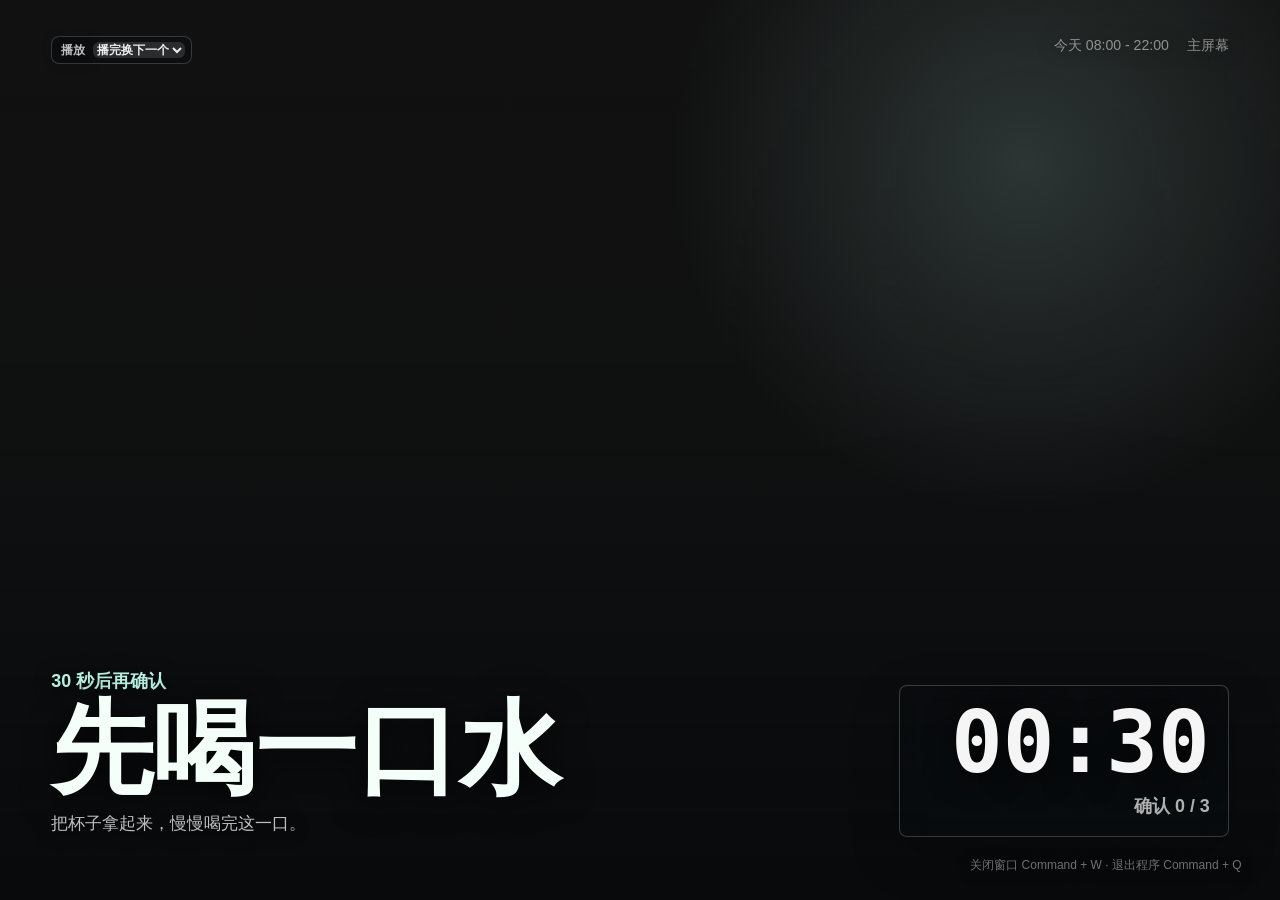
<file: Sources/DrinkingProject/WebResources/ReminderWeb/index.html>
<!doctype html>
<html lang="zh-CN">
<head>
  <meta charset="utf-8">
  <meta name="viewport" content="width=device-width, initial-scale=1">
  <title>Drinking Project Reminder</title>
  <link rel="stylesheet" href="./styles.css">
</head>
<body>
  <main class="reminder-shell" aria-live="polite">
    <div class="video-warning" id="videoWarning" hidden>未找到可播放视频，请检查 视频/视频素材/</div>

    <div class="topline">
      <div class="playback-control" id="playbackControl">
        <label for="playbackModeSelect">播放</label>
        <select id="playbackModeSelect" aria-label="播放方式">
          <option value="advanceOnEnd">播完换下一个</option>
          <option value="loopSelected">单条循环</option>
        </select>
      </div>
      <div class="test-mode-pill" id="testModePill" hidden>测试模式：等待时间已缩短</div>
      <div class="topline-meta">
        <span>今天 08:00 - 22:00</span>
        <span id="screenRole">主屏幕</span>
      </div>
    </div>

    <section class="ritual" aria-label="喝水提醒">
      <div class="copy-block">
        <p class="status" id="statusText">30 秒后再确认</p>
        <h1>先喝一口水</h1>
        <p class="hint" id="hintText">把杯子拿起来，慢慢喝完这一口。</p>
      </div>

      <div class="action-block">
        <div class="timer" id="countdownText">00:30</div>
        <p class="progress" id="progressText">确认 0 / 3</p>
        <button id="confirmButton" class="confirm" type="button" disabled>等待中</button>
      </div>
    </section>

    <div class="safe-exit">关闭窗口 Command + W · 退出程序 Command + Q</div>
  </main>
  <script src="./app.js"></script>
</body>
</html>
</file>
<file: Sources/DrinkingProject/WebResources/ReminderWeb/styles.css>
:root {
  color-scheme: dark;
  --text: rgba(255, 255, 255, 0.96);
  --muted: rgba(255, 255, 255, 0.68);
  --soft: rgba(255, 255, 255, 0.5);
  --line: rgba(255, 255, 255, 0.2);
  --glass: rgba(7, 12, 16, 0.28);
  --glass-strong: rgba(7, 12, 16, 0.48);
  --accent: #b9f2e4;
  --accent-strong: #f3fff8;
}

* {
  box-sizing: border-box;
}

html,
body {
  width: 100%;
  height: 100%;
  margin: 0;
  overflow: hidden;
  background: transparent;
  font-family: -apple-system, BlinkMacSystemFont, "SF Pro Display", "PingFang SC", "Hiragino Sans GB", "Microsoft YaHei", sans-serif;
  letter-spacing: 0;
}

body::before {
  content: "";
  position: fixed;
  inset: 0;
  background:
    radial-gradient(circle at 80% 18%, rgba(185, 242, 228, 0.16), transparent 28%),
    linear-gradient(180deg, rgba(4, 7, 10, 0.04) 0%, rgba(4, 7, 10, 0.12) 46%, rgba(4, 7, 10, 0.72) 100%);
  pointer-events: none;
}

body.no-video {
  background:
    radial-gradient(circle at 72% 22%, rgba(185, 242, 228, 0.18), transparent 30%),
    linear-gradient(135deg, #071017, #111820 46%, #05080b);
}

.reminder-shell {
  position: relative;
  display: grid;
  width: 100%;
  height: 100%;
  min-width: 320px;
  min-height: 420px;
  color: var(--text);
  isolation: isolate;
}

.topline {
  position: absolute;
  top: clamp(22px, 4vh, 46px);
  left: clamp(22px, 4vw, 56px);
  right: clamp(22px, 4vw, 56px);
  display: flex;
  justify-content: space-between;
  align-items: flex-start;
  gap: 18px;
  font-size: clamp(12px, 1.1vw, 15px);
  font-weight: 500;
  line-height: 1.4;
  color: var(--soft);
  text-shadow: 0 1px 18px rgba(0, 0, 0, 0.65);
}

.topline-meta {
  display: flex;
  justify-content: flex-end;
  gap: 18px;
  text-align: right;
}

.playback-control {
  display: inline-flex;
  align-items: center;
  gap: 8px;
  padding: 5px 6px 5px 9px;
  border: 1px solid rgba(255, 255, 255, 0.18);
  border-radius: 8px;
  background: rgba(7, 12, 16, 0.3);
  color: rgba(255, 255, 255, 0.74);
  backdrop-filter: blur(12px) saturate(1.05);
  pointer-events: auto;
}

.playback-control label {
  font-size: 12px;
  font-weight: 650;
  line-height: 1;
}

.playback-control select {
  max-width: min(176px, 40vw);
  border: 0;
  border-radius: 6px;
  background: rgba(255, 255, 255, 0.12);
  color: rgba(255, 255, 255, 0.92);
  font: 650 12px/1.2 -apple-system, BlinkMacSystemFont, "PingFang SC", sans-serif;
}

.playback-control select:focus {
  outline: 2px solid rgba(185, 242, 228, 0.8);
  outline-offset: 2px;
}

.test-mode-pill {
  padding: 6px 10px;
  border: 1px solid rgba(185, 242, 228, 0.34);
  border-radius: 8px;
  background: rgba(8, 30, 28, 0.44);
  color: rgba(235, 255, 250, 0.94);
  font-size: 12px;
  font-weight: 700;
  line-height: 1.2;
  backdrop-filter: blur(12px) saturate(1.05);
}

.video-warning {
  position: absolute;
  top: clamp(70px, 10vh, 104px);
  left: clamp(22px, 4vw, 56px);
  z-index: 3;
  max-width: min(560px, calc(100vw - 44px));
  padding: 12px 14px;
  border: 1px solid rgba(255, 214, 138, 0.34);
  border-radius: 8px;
  background: rgba(34, 22, 9, 0.62);
  color: rgba(255, 238, 202, 0.96);
  font-size: clamp(13px, 1.2vw, 15px);
  font-weight: 600;
  line-height: 1.45;
  backdrop-filter: blur(14px) saturate(1.05);
}

.ritual {
  position: absolute;
  left: clamp(22px, 4vw, 58px);
  right: clamp(22px, 4vw, 58px);
  bottom: clamp(42px, 7vh, 78px);
  display: grid;
  grid-template-columns: minmax(0, 1fr) minmax(240px, 330px);
  align-items: end;
  gap: clamp(18px, 4vw, 54px);
  pointer-events: none;
}

.status {
  margin: 0 0 8px;
  color: var(--accent);
  font-size: clamp(15px, 1.4vw, 19px);
  font-weight: 700;
  line-height: 1.3;
  text-shadow: 0 2px 18px rgba(0, 0, 0, 0.86);
}

h1 {
  margin: 0;
  color: var(--accent-strong);
  font-size: clamp(44px, 8vw, 104px);
  font-weight: 720;
  line-height: 0.94;
  text-align: left;
  text-shadow: 0 4px 34px rgba(0, 0, 0, 0.86);
}

.copy-block {
  min-width: 0;
}

.timer {
  margin: 0;
  font-family: "SF Mono", "Menlo", "Monaco", "Consolas", monospace;
  font-size: clamp(48px, 7vw, 86px);
  font-weight: 700;
  line-height: 0.9;
  color: var(--text);
  font-variant-numeric: tabular-nums;
  text-align: right;
  text-shadow: 0 4px 30px rgba(0, 0, 0, 0.8);
}

.progress {
  margin: 12px 0 0;
  color: var(--muted);
  font-size: clamp(15px, 1.4vw, 18px);
  font-weight: 650;
  line-height: 1.35;
  text-align: right;
}

.action-block {
  justify-self: end;
  min-width: min(330px, 100%);
  padding: 18px;
  border: 1px solid var(--line);
  border-radius: 8px;
  background: linear-gradient(180deg, rgba(6, 10, 14, 0.28), var(--glass-strong));
  box-shadow: 0 18px 50px rgba(0, 0, 0, 0.24);
  backdrop-filter: blur(10px) saturate(1.05);
  pointer-events: auto;
}

.confirm {
  width: 100%;
  height: 52px;
  margin-top: 18px;
  border: 1px solid rgba(255, 255, 255, 0.26);
  border-radius: 8px;
  background: rgba(255, 255, 255, 0.1);
  color: rgba(255, 255, 255, 0.66);
  font: 700 18px/1 -apple-system, BlinkMacSystemFont, "PingFang SC", sans-serif;
}

.confirm:not(:disabled) {
  cursor: pointer;
  color: #09201b;
  border-color: rgba(255, 255, 255, 0.64);
  background: linear-gradient(180deg, #f7fff8, #b9f2e4);
  box-shadow: 0 16px 42px rgba(185, 242, 228, 0.24);
}

.confirm:not(:disabled):active {
  transform: translateY(1px);
}

.hint {
  max-width: 560px;
  margin: 14px 0 0;
  color: rgba(255, 255, 255, 0.74);
  font-size: clamp(14px, 1.35vw, 18px);
  font-weight: 500;
  line-height: 1.5;
  text-align: left;
  text-shadow: 0 2px 18px rgba(0, 0, 0, 0.82);
}

.safe-exit {
  position: absolute;
  right: clamp(18px, 3vw, 42px);
  bottom: clamp(14px, 2.4vw, 26px);
  color: rgba(255, 255, 255, 0.42);
  font-size: 12px;
  line-height: 1.4;
  text-shadow: 0 1px 14px rgba(0, 0, 0, 0.8);
}

/* Compact "Mac 弹窗" style: the window itself is a small rounded vibrancy card,
   so the page keeps a transparent background and lays content out as a column. */
body.compact,
body.compact.no-video {
  background: transparent;
}

body.compact::before {
  background:
    radial-gradient(circle at 82% 12%, rgba(185, 242, 228, 0.14), transparent 42%),
    linear-gradient(165deg, rgba(9, 16, 20, 0.42), rgba(5, 8, 11, 0.66));
}

body.compact .reminder-shell {
  min-width: 0;
  min-height: 0;
  display: flex;
  flex-direction: column;
  padding: 20px 24px 14px;
}

body.compact .topline {
  position: static;
  justify-content: flex-start;
}

body.compact .topline-meta,
body.compact .video-warning,
body.compact .playback-control {
  display: none;
}

body.compact .ritual {
  position: static;
  flex: 1;
  display: flex;
  flex-direction: column;
  justify-content: flex-end;
  align-items: stretch;
  gap: 14px;
  margin-top: 10px;
}

body.compact .status {
  margin-bottom: 4px;
  font-size: 13px;
}

body.compact h1 {
  font-size: 30px;
  line-height: 1.1;
}

body.compact .hint {
  margin-top: 6px;
  font-size: 13px;
  line-height: 1.45;
}

body.compact .action-block {
  display: flex;
  flex-wrap: wrap;
  align-items: baseline;
  gap: 4px 12px;
  justify-self: stretch;
  min-width: 0;
  padding: 12px 14px;
  border-radius: 12px;
}

body.compact .timer {
  font-size: 34px;
  text-align: left;
}

body.compact .progress {
  margin: 0;
  font-size: 13px;
  text-align: left;
}

body.compact .confirm {
  width: 100%;
  height: 40px;
  margin-top: 8px;
  font-size: 15px;
}

body.compact .safe-exit {
  position: static;
  margin-top: 10px;
  font-size: 10px;
  text-align: right;
}

.secondary .confirm {
  display: none;
}

.secondary .playback-control {
  display: none;
}

.secondary .hint {
  color: var(--muted);
}

.secondary .ritual {
  grid-template-columns: minmax(0, 1fr) minmax(190px, 260px);
}

.secondary .action-block {
  min-width: min(260px, 100%);
}

@media (max-width: 680px), (max-height: 620px) {
  .topline {
    top: 16px;
    left: 18px;
    right: 18px;
    align-items: center;
  }

  .topline-meta {
    flex-direction: column;
    gap: 2px;
  }

  .playback-control {
    max-width: 54vw;
  }

  .test-mode-pill {
    max-width: 44vw;
    text-align: center;
  }

  .ritual {
    left: 18px;
    right: 18px;
    bottom: 42px;
    grid-template-columns: 1fr;
    gap: 18px;
  }

  h1 {
    font-size: clamp(40px, 14vw, 72px);
  }

  .action-block {
    justify-self: stretch;
    min-width: 0;
  }

  .timer,
  .progress {
    text-align: left;
  }

  .safe-exit {
    right: auto;
    left: 18px;
    bottom: 14px;
  }
}
</file>
